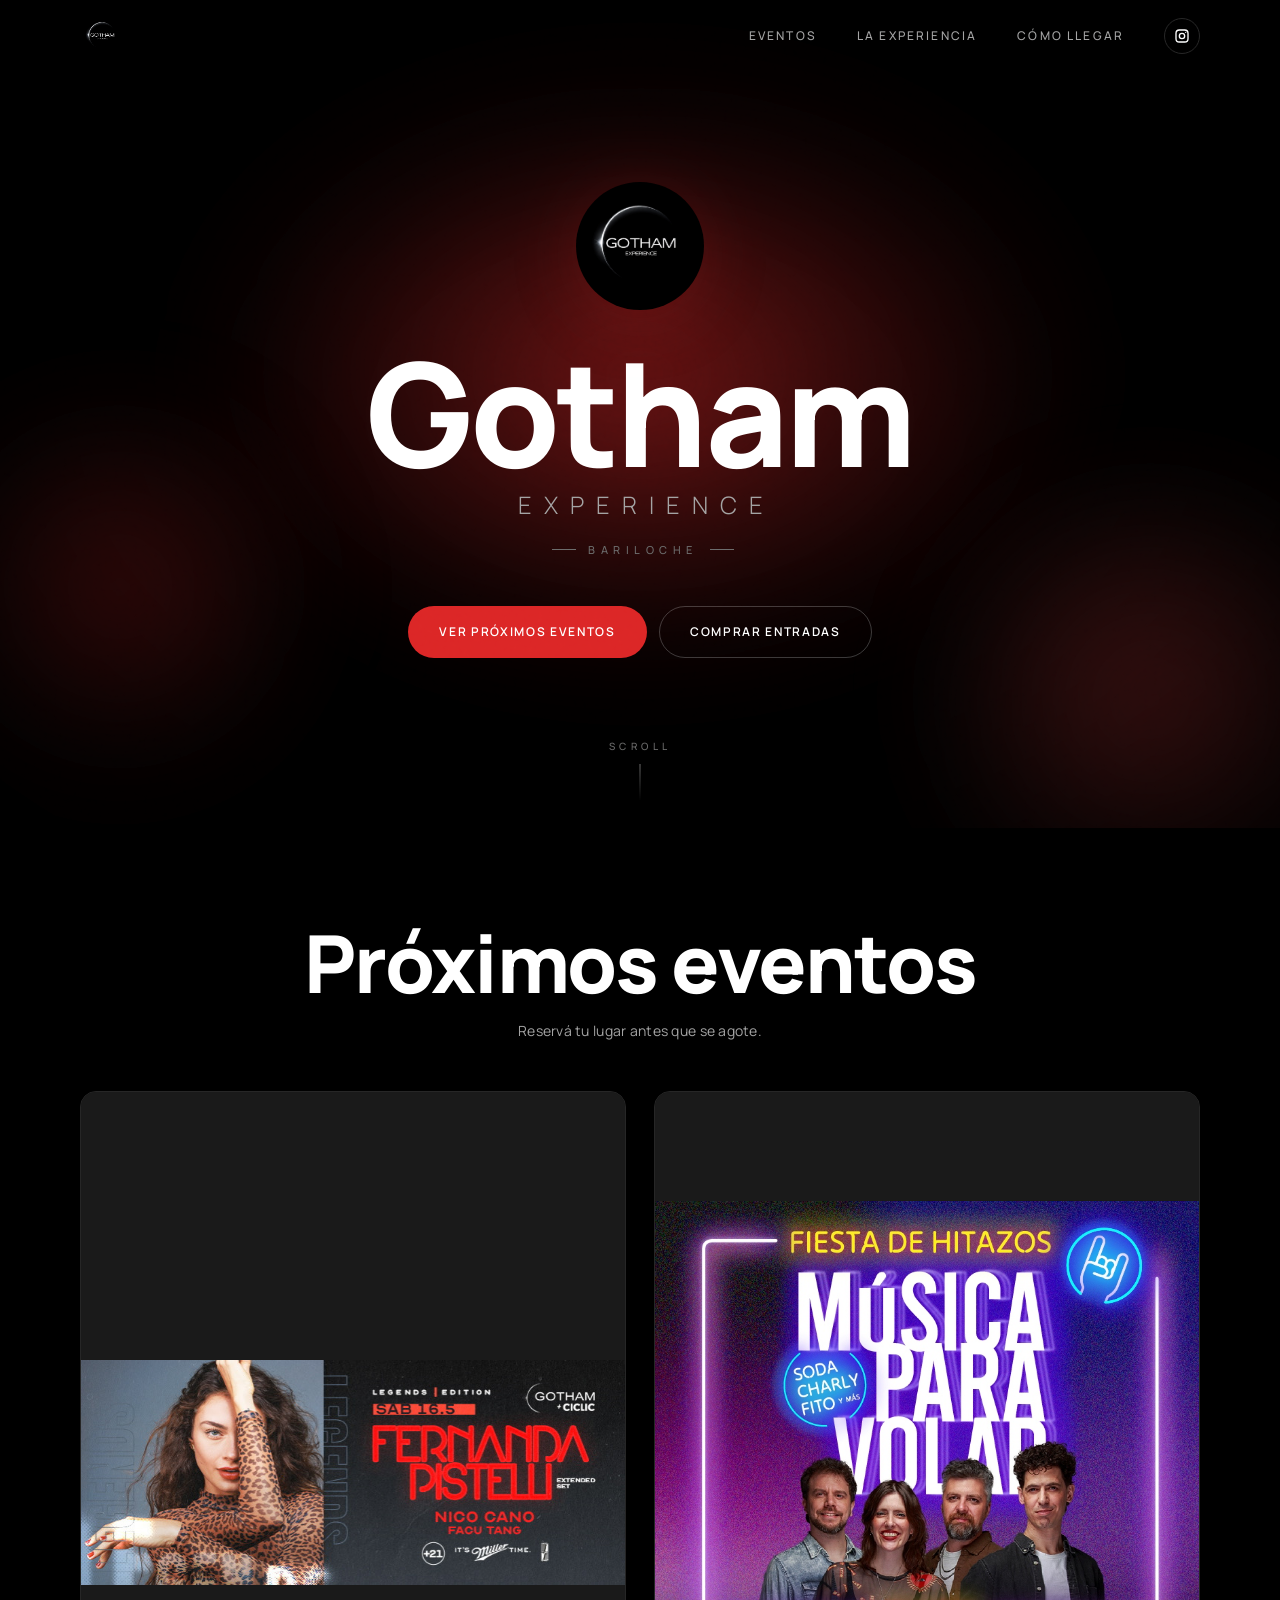
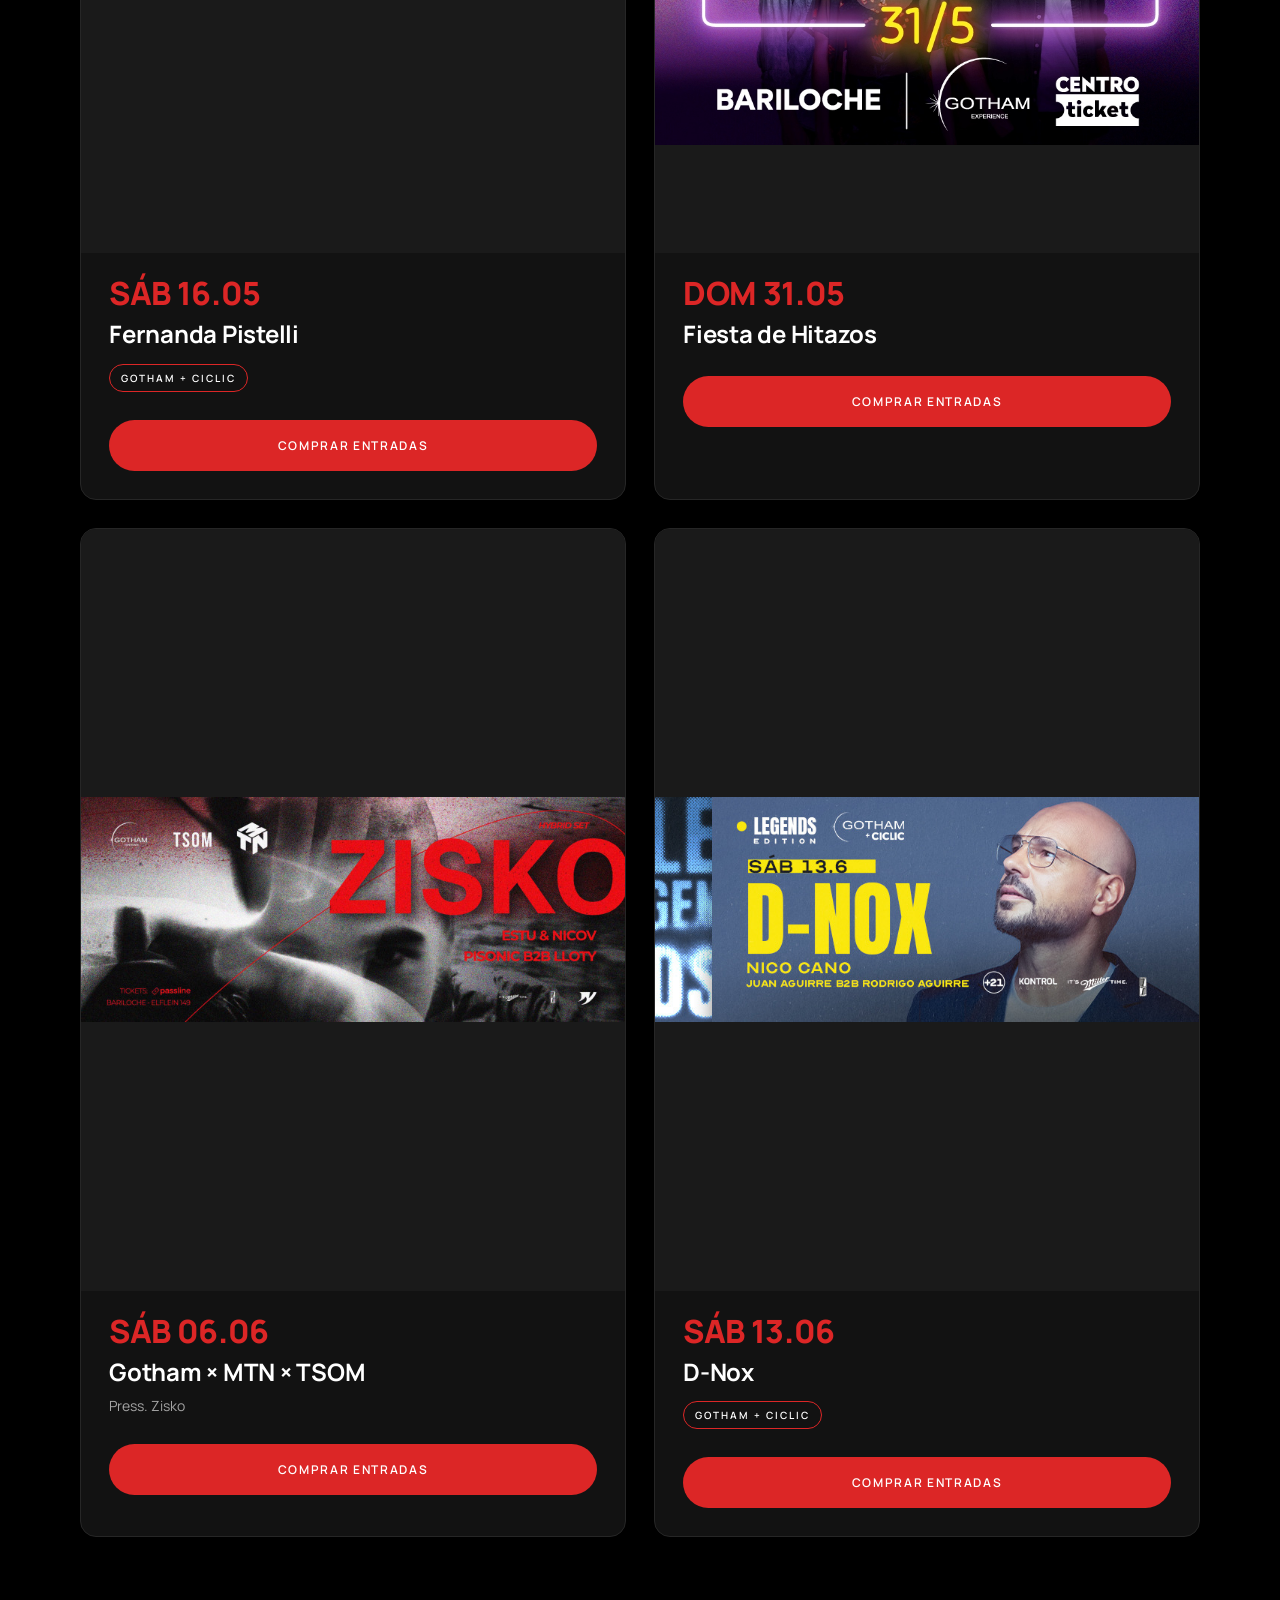
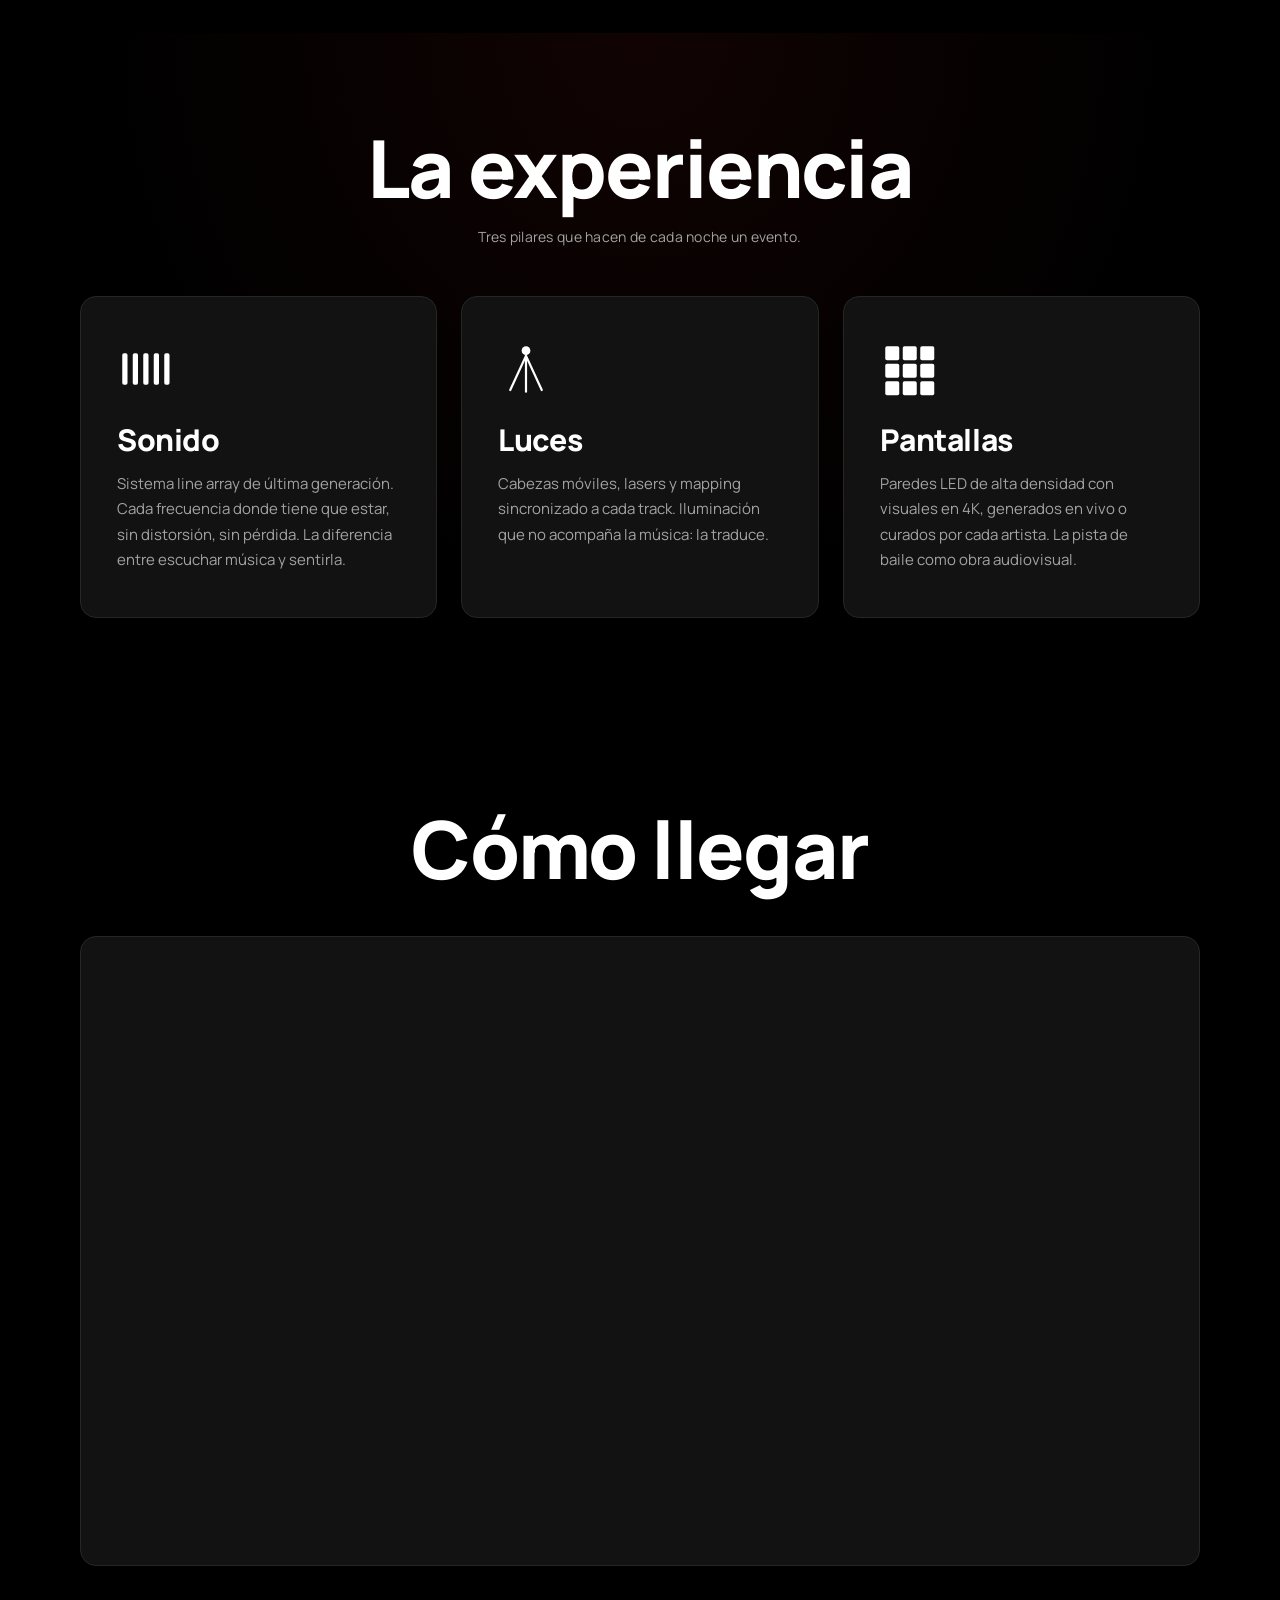
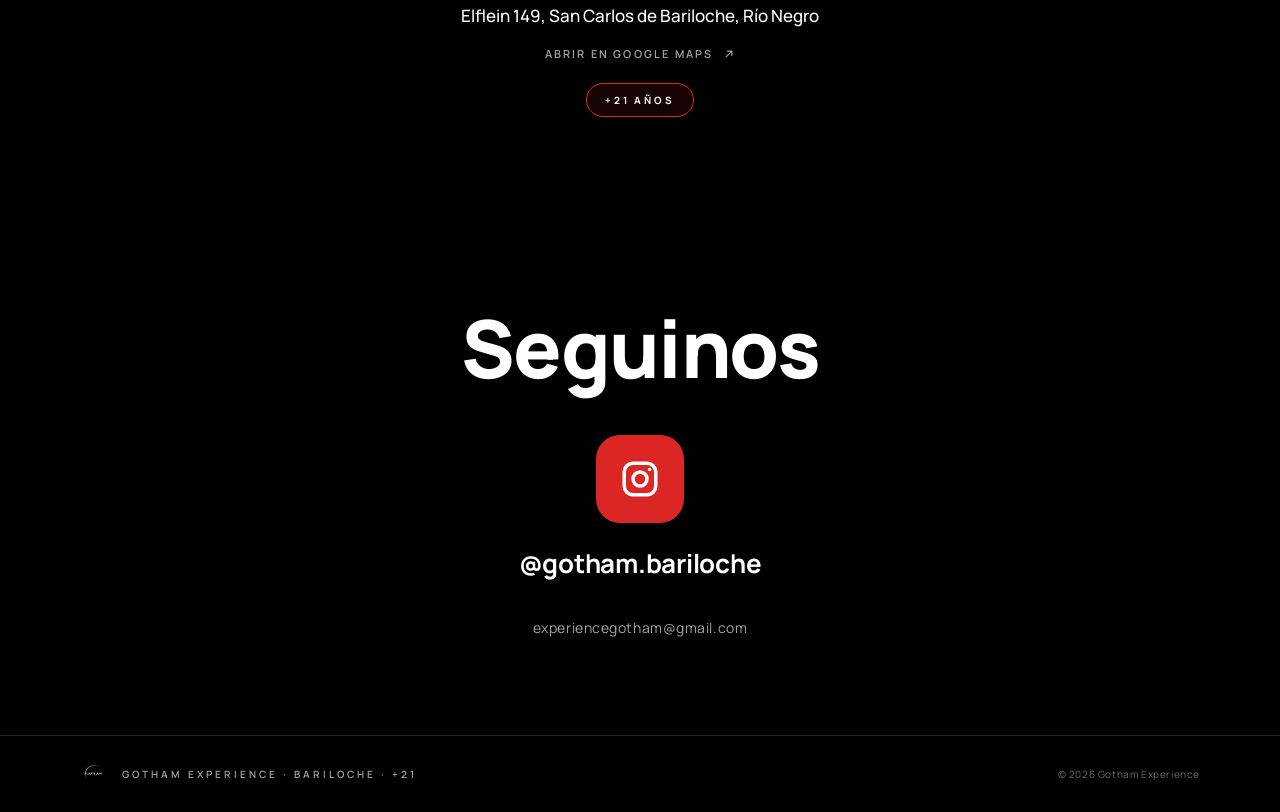
<file: core/public/index.html>
<!DOCTYPE html>
<html lang="es">
<head>
<meta charset="UTF-8">
<meta http-equiv="X-UA-Compatible" content="IE=edge">
<meta name="viewport" content="width=device-width, initial-scale=1, viewport-fit=cover">
<meta name="theme-color" content="#0a0a0a">
<title>Clubsites</title>
<meta name="description" content="">

<link rel="preconnect" href="https://fonts.googleapis.com">
<link rel="preconnect" href="https://fonts.gstatic.com" crossorigin>
<link id="font-link" href="" rel="stylesheet">

<link rel="stylesheet" href="/core/styles/tokens.css">
<link rel="stylesheet" href="/core/styles/base.css">
<link rel="stylesheet" href="/core/styles/components.css">
<link rel="stylesheet" href="/core/styles/sections.css">
<link id="theme-link" rel="stylesheet" href="">
</head>
<body class="is-loading">

<!-- Header (fijo, transparente → blur al scroll) -->
<header class="site-header" id="header">
    <div class="container header-inner">
        <a class="brand" href="#hero" aria-label="Inicio">
            <span class="brand-logo" data-logo></span>
        </a>
        <nav class="nav-desktop" aria-label="Navegación principal">
            <a href="#eventos">Eventos</a>
            <a href="#experiencia" data-nav-custom>La Experiencia</a>
            <a href="#ubicacion">Cómo llegar</a>
            <a class="nav-ig" href="#" data-link="instagram" target="_blank" rel="noopener" aria-label="Instagram">
                <svg viewBox="0 0 24 24" fill="none" stroke="currentColor" stroke-width="2" stroke-linecap="round" stroke-linejoin="round" aria-hidden="true">
                    <rect x="3" y="3" width="18" height="18" rx="5"/>
                    <circle cx="12" cy="12" r="4"/>
                    <circle cx="17.5" cy="6.5" r="1" fill="currentColor" stroke="none"/>
                </svg>
            </a>
        </nav>
        <button class="nav-toggle" id="nav-toggle" aria-controls="mobile-menu" aria-expanded="false" aria-label="Abrir menú">
            <svg viewBox="0 0 24 24" fill="none" stroke="currentColor" stroke-width="2" stroke-linecap="round" aria-hidden="true">
                <line x1="4" y1="8"  x2="20" y2="8"/>
                <line x1="4" y1="16" x2="20" y2="16"/>
            </svg>
        </button>
    </div>
</header>

<!-- Mobile menu overlay -->
<nav class="mobile-menu" id="mobile-menu" aria-label="Menú mobile">
    <a href="#eventos">Eventos</a>
    <a href="#experiencia" data-nav-custom>La Experiencia</a>
    <a href="#ubicacion">Cómo llegar</a>
    <a href="#" data-link="instagram" target="_blank" rel="noopener">Instagram</a>
</nav>

<!-- Hero -->
<section class="hero" id="hero">
    <div class="hero-bg" aria-hidden="true">
        <div class="hero-glow hero-glow-1"></div>
        <div class="hero-glow hero-glow-2"></div>
        <div class="hero-glow hero-glow-3"></div>
    </div>
    <div class="hero-content">
        <div class="hero-logo" data-logo></div>
        <h1 class="hero-title">
            <span data-text="brand-line-1"></span>
            <span class="hero-title-sub" data-text="brand-line-2"></span>
        </h1>
        <p class="hero-location" data-text="brand-location"></p>
        <div class="hero-ctas">
            <a class="btn btn-primary" href="#eventos">Ver próximos eventos</a>
            <a class="btn btn-outline" href="#" data-link="tickets" target="_blank" rel="noopener">Comprar entradas</a>
        </div>
    </div>
    <div class="hero-scroll-hint" aria-hidden="true">Scroll</div>
</section>

<main>

<!-- Próximos eventos (renderizados por events-engine) -->
<section class="section eventos" id="eventos">
    <div class="container">
        <header class="section-header">
            <h2 class="section-title">Próximos eventos</h2>
            <p class="section-subtitle">Reservá tu lugar antes que se agote.</p>
        </header>
        <div class="eventos-grid" id="eventos-grid"></div>
    </div>
</section>

<!-- Slot custom — montado por content-engine desde tenants/{id}/custom-section.html -->
<section class="section experiencia" id="experiencia" data-slot="custom"></section>

<!-- Cómo llegar -->
<section class="section ubicacion" id="ubicacion">
    <div class="container">
        <header class="section-header">
            <h2 class="section-title">Cómo llegar</h2>
        </header>
        <div class="mapa">
            <iframe id="mapa-iframe" src="" loading="lazy" referrerpolicy="no-referrer-when-downgrade" title="Mapa"></iframe>
        </div>
        <div class="ubicacion-info">
            <p class="ubicacion-direccion" data-text="address"></p>
            <a class="ubicacion-link" href="#" data-link="map" target="_blank" rel="noopener">
                Abrir en Google Maps
                <svg viewBox="0 0 24 24" fill="none" stroke="currentColor" stroke-width="2" stroke-linecap="round" stroke-linejoin="round" aria-hidden="true">
                    <path d="M7 17L17 7M9 7h8v8"/>
                </svg>
            </a>
            <span class="chip-edad" data-text="age-restriction"></span>
        </div>
    </div>
</section>

<!-- Redes y contacto -->
<section class="section redes" id="redes">
    <div class="container">
        <header class="section-header">
            <h2 class="section-title">Seguinos</h2>
        </header>
        <div class="redes-content">
            <a class="ig-button" href="#" data-link="instagram" target="_blank" rel="noopener">
                <span class="ig-icon-wrap">
                    <svg viewBox="0 0 24 24" fill="none" stroke="currentColor" stroke-width="2" stroke-linecap="round" stroke-linejoin="round" aria-hidden="true">
                        <rect x="3" y="3" width="18" height="18" rx="5"/>
                        <circle cx="12" cy="12" r="4"/>
                        <circle cx="17.5" cy="6.5" r="1" fill="currentColor" stroke="none"/>
                    </svg>
                </span>
                <span class="ig-handle" data-text="instagram-handle"></span>
            </a>
            <a class="redes-mail" href="#" data-link="email" data-text="email-display"></a>
        </div>
    </div>
</section>

</main>

<!-- Footer (compacto, horizontal en desktop) -->
<footer class="site-footer">
    <div class="container footer-inner">
        <div class="footer-brand">
            <span class="footer-logo" data-logo></span>
            <span class="footer-line" data-text="footer-line"></span>
        </div>
        <p class="footer-copy" data-text="footer-copy"></p>
    </div>
</footer>

<script src="/core/js/app.js" type="module"></script>
</body>
</html>
</file>
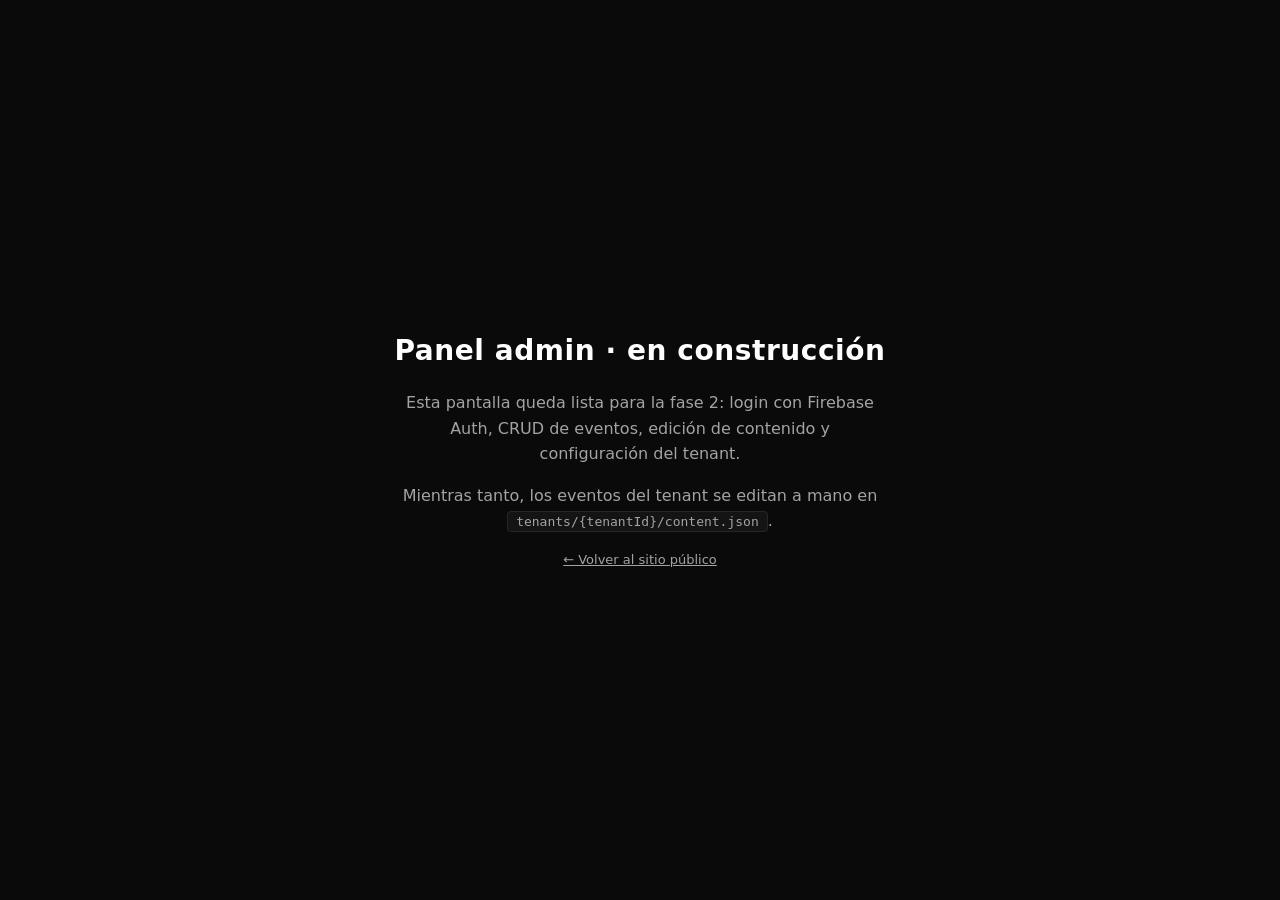
<file: core/public/admin/index.html>
<!DOCTYPE html>
<html lang="es">
<head>
<meta charset="UTF-8">
<meta name="viewport" content="width=device-width, initial-scale=1">
<title>Admin · Clubsites</title>
<link rel="stylesheet" href="/core/styles/tokens.css">
<link rel="stylesheet" href="/core/styles/base.css">
<style>
    .admin-soon {
        min-height: 100vh;
        display: flex; flex-direction: column;
        align-items: center; justify-content: center;
        text-align: center;
        padding: 24px;
        gap: 16px;
    }
    .admin-soon h1 {
        font-family: 'Manrope', system-ui, sans-serif;
        font-size: 28px;
        font-weight: 700;
        letter-spacing: 0.02em;
    }
    .admin-soon p {
        color: var(--color-text-muted);
        max-width: 480px;
        font-family: 'Manrope', system-ui, sans-serif;
    }
    .admin-soon code {
        font-family: ui-monospace, SFMono-Regular, Menlo, monospace;
        font-size: 13px;
        background: var(--color-bg-elevated);
        border: 1px solid var(--color-border);
        padding: 2px 8px;
        border-radius: 4px;
    }
    .admin-soon a {
        color: var(--color-text-muted);
        font-size: 13px;
        text-decoration: underline;
    }
</style>
</head>
<body>
<main class="admin-soon">
    <h1>Panel admin · en construcción</h1>
    <p>Esta pantalla queda lista para la fase 2: login con Firebase Auth, CRUD de eventos, edición de contenido y configuración del tenant.</p>
    <p>Mientras tanto, los eventos del tenant se editan a mano en <code>tenants/{tenantId}/content.json</code>.</p>
    <a href="/core/public/">← Volver al sitio público</a>
</main>
</body>
</html>
</file>
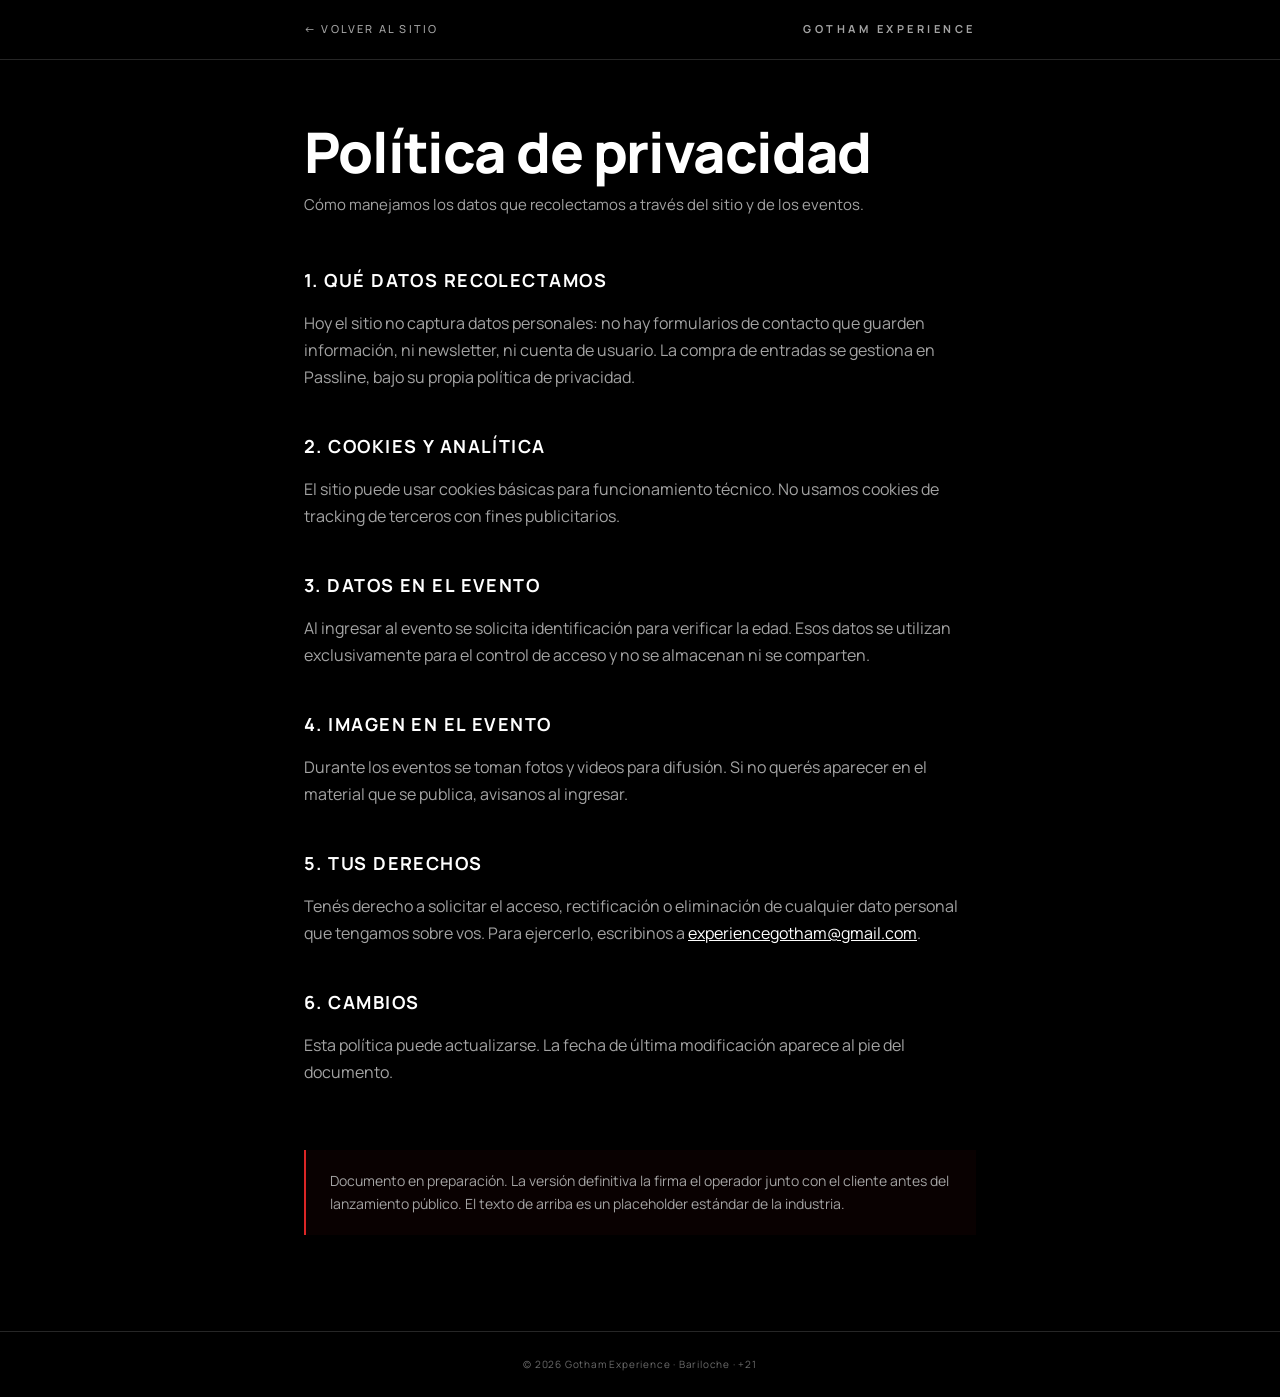
<file: privacidad.html>
<!DOCTYPE html>
<html lang="es">
<head>
<meta charset="UTF-8">
<meta name="viewport" content="width=device-width, initial-scale=1">
<meta name="theme-color" content="#000000">
<title>Política de Privacidad — Gotham Experience</title>
<link rel="preconnect" href="https://fonts.googleapis.com">
<link rel="preconnect" href="https://fonts.gstatic.com" crossorigin>
<link href="https://fonts.googleapis.com/css2?family=Manrope:wght@300;400;500;600;700;800&display=swap" rel="stylesheet">
<style>
:root {
    --bg: #000;
    --text: #fff;
    --muted: #a3a3a3;
    --dim: #6b6b6b;
    --red: #dc2626;
    --border: #262626;
    --font: 'Manrope', system-ui, -apple-system, sans-serif;
}
*, *::before, *::after { box-sizing: border-box; }
* { margin: 0; padding: 0; }
body {
    background: var(--bg); color: var(--text);
    font-family: var(--font); font-size: 16px; line-height: 1.7;
    -webkit-font-smoothing: antialiased;
    min-height: 100vh;
}
a { color: inherit; text-decoration: none; }

.legal-header {
    border-bottom: 1px solid var(--border);
    padding: 20px 0;
}
.legal-header .wrap {
    max-width: 720px; margin: 0 auto; padding: 0 24px;
    display: flex; align-items: center; justify-content: space-between;
    gap: 16px;
}
.legal-back {
    color: var(--muted);
    font-size: 11px;
    font-weight: 500;
    letter-spacing: 0.2em;
    text-transform: uppercase;
    transition: color 0.2s;
}
.legal-back:hover { color: var(--text); }
.legal-brand {
    font-family: var(--font);
    font-size: 11px;
    font-weight: 700;
    letter-spacing: 0.32em;
    text-transform: uppercase;
    color: var(--muted);
}

main.legal {
    max-width: 720px;
    margin: 0 auto;
    padding: 64px 24px 96px;
}
.legal h1 {
    font-family: var(--font);
    font-size: clamp(36px, 6vw, 56px);
    font-weight: 800;
    letter-spacing: -0.02em;
    line-height: 1;
    margin-bottom: 12px;
}
.legal .lead {
    color: var(--muted);
    font-size: 15px;
    margin-bottom: 48px;
}
.legal h2 {
    font-family: var(--font);
    font-size: 18px;
    font-weight: 700;
    text-transform: uppercase;
    letter-spacing: 0.08em;
    margin-top: 40px;
    margin-bottom: 14px;
    color: var(--text);
}
.legal p {
    color: var(--muted);
    margin-bottom: 16px;
}
.legal-note {
    margin-top: 64px;
    padding: 20px 24px;
    border-left: 2px solid var(--red);
    background: rgba(220, 38, 38, 0.04);
    color: var(--muted);
    font-size: 14px;
    line-height: 1.6;
}

footer.legal-footer {
    border-top: 1px solid var(--border);
    padding: 24px 0;
    text-align: center;
    color: var(--dim);
    font-size: 10px;
    letter-spacing: 0.08em;
}
</style>
</head>
<body>

<header class="legal-header">
    <div class="wrap">
        <a class="legal-back" href="index.html">← Volver al sitio</a>
        <span class="legal-brand">Gotham Experience</span>
    </div>
</header>

<main class="legal">
    <h1>Política de privacidad</h1>
    <p class="lead">Cómo manejamos los datos que recolectamos a través del sitio y de los eventos.</p>

    <h2>1. Qué datos recolectamos</h2>
    <p>Hoy el sitio no captura datos personales: no hay formularios de contacto que guarden información, ni newsletter, ni cuenta de usuario. La compra de entradas se gestiona en Passline, bajo su propia política de privacidad.</p>

    <h2>2. Cookies y analítica</h2>
    <p>El sitio puede usar cookies básicas para funcionamiento técnico. No usamos cookies de tracking de terceros con fines publicitarios.</p>

    <h2>3. Datos en el evento</h2>
    <p>Al ingresar al evento se solicita identificación para verificar la edad. Esos datos se utilizan exclusivamente para el control de acceso y no se almacenan ni se comparten.</p>

    <h2>4. Imagen en el evento</h2>
    <p>Durante los eventos se toman fotos y videos para difusión. Si no querés aparecer en el material que se publica, avisanos al ingresar.</p>

    <h2>5. Tus derechos</h2>
    <p>Tenés derecho a solicitar el acceso, rectificación o eliminación de cualquier dato personal que tengamos sobre vos. Para ejercerlo, escribinos a <a href="mailto:experiencegotham@gmail.com" style="color: var(--text); text-decoration: underline;">experiencegotham@gmail.com</a>.</p>

    <h2>6. Cambios</h2>
    <p>Esta política puede actualizarse. La fecha de última modificación aparece al pie del documento.</p>

    <div class="legal-note">
        Documento en preparación. La versión definitiva la firma el operador junto con el cliente antes del lanzamiento público. El texto de arriba es un placeholder estándar de la industria.
    </div>
</main>

<footer class="legal-footer">
    © 2026 Gotham Experience · Bariloche · +21
</footer>

</body>
</html>
</file>
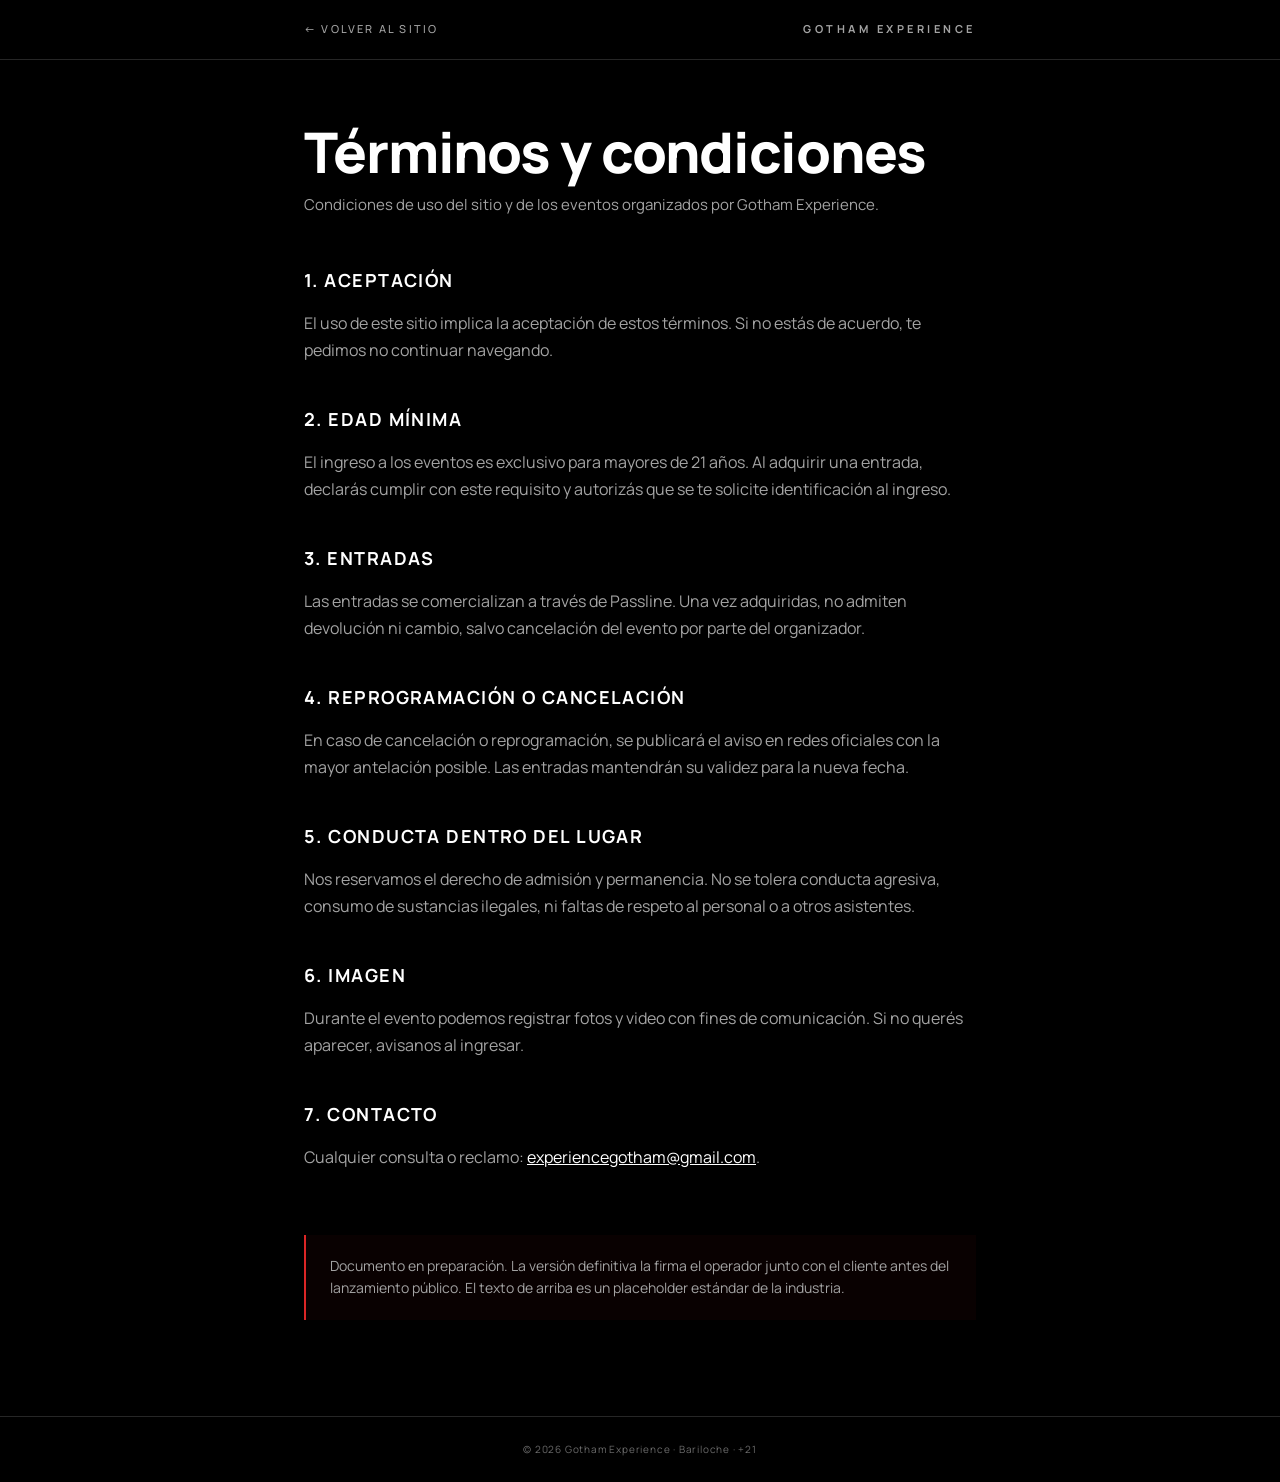
<file: terminos.html>
<!DOCTYPE html>
<html lang="es">
<head>
<meta charset="UTF-8">
<meta name="viewport" content="width=device-width, initial-scale=1">
<meta name="theme-color" content="#000000">
<title>Términos y Condiciones — Gotham Experience</title>
<link rel="preconnect" href="https://fonts.googleapis.com">
<link rel="preconnect" href="https://fonts.gstatic.com" crossorigin>
<link href="https://fonts.googleapis.com/css2?family=Manrope:wght@300;400;500;600;700;800&display=swap" rel="stylesheet">
<style>
:root {
    --bg: #000;
    --text: #fff;
    --muted: #a3a3a3;
    --dim: #6b6b6b;
    --red: #dc2626;
    --border: #262626;
    --font: 'Manrope', system-ui, -apple-system, sans-serif;
}
*, *::before, *::after { box-sizing: border-box; }
* { margin: 0; padding: 0; }
body {
    background: var(--bg); color: var(--text);
    font-family: var(--font); font-size: 16px; line-height: 1.7;
    -webkit-font-smoothing: antialiased;
    min-height: 100vh;
}
a { color: inherit; text-decoration: none; }

.legal-header {
    border-bottom: 1px solid var(--border);
    padding: 20px 0;
}
.legal-header .wrap {
    max-width: 720px; margin: 0 auto; padding: 0 24px;
    display: flex; align-items: center; justify-content: space-between;
    gap: 16px;
}
.legal-back {
    color: var(--muted);
    font-size: 11px;
    font-weight: 500;
    letter-spacing: 0.2em;
    text-transform: uppercase;
    transition: color 0.2s;
}
.legal-back:hover { color: var(--text); }
.legal-brand {
    font-family: var(--font);
    font-size: 11px;
    font-weight: 700;
    letter-spacing: 0.32em;
    text-transform: uppercase;
    color: var(--muted);
}

main.legal {
    max-width: 720px;
    margin: 0 auto;
    padding: 64px 24px 96px;
}
.legal h1 {
    font-family: var(--font);
    font-size: clamp(36px, 6vw, 56px);
    font-weight: 800;
    letter-spacing: -0.02em;
    line-height: 1;
    margin-bottom: 12px;
}
.legal .lead {
    color: var(--muted);
    font-size: 15px;
    margin-bottom: 48px;
}
.legal h2 {
    font-family: var(--font);
    font-size: 18px;
    font-weight: 700;
    text-transform: uppercase;
    letter-spacing: 0.08em;
    margin-top: 40px;
    margin-bottom: 14px;
    color: var(--text);
}
.legal p {
    color: var(--muted);
    margin-bottom: 16px;
}
.legal-note {
    margin-top: 64px;
    padding: 20px 24px;
    border-left: 2px solid var(--red);
    background: rgba(220, 38, 38, 0.04);
    color: var(--muted);
    font-size: 14px;
    line-height: 1.6;
}

footer.legal-footer {
    border-top: 1px solid var(--border);
    padding: 24px 0;
    text-align: center;
    color: var(--dim);
    font-size: 10px;
    letter-spacing: 0.08em;
}
</style>
</head>
<body>

<header class="legal-header">
    <div class="wrap">
        <a class="legal-back" href="index.html">← Volver al sitio</a>
        <span class="legal-brand">Gotham Experience</span>
    </div>
</header>

<main class="legal">
    <h1>Términos y condiciones</h1>
    <p class="lead">Condiciones de uso del sitio y de los eventos organizados por Gotham Experience.</p>

    <h2>1. Aceptación</h2>
    <p>El uso de este sitio implica la aceptación de estos términos. Si no estás de acuerdo, te pedimos no continuar navegando.</p>

    <h2>2. Edad mínima</h2>
    <p>El ingreso a los eventos es exclusivo para mayores de 21 años. Al adquirir una entrada, declarás cumplir con este requisito y autorizás que se te solicite identificación al ingreso.</p>

    <h2>3. Entradas</h2>
    <p>Las entradas se comercializan a través de Passline. Una vez adquiridas, no admiten devolución ni cambio, salvo cancelación del evento por parte del organizador.</p>

    <h2>4. Reprogramación o cancelación</h2>
    <p>En caso de cancelación o reprogramación, se publicará el aviso en redes oficiales con la mayor antelación posible. Las entradas mantendrán su validez para la nueva fecha.</p>

    <h2>5. Conducta dentro del lugar</h2>
    <p>Nos reservamos el derecho de admisión y permanencia. No se tolera conducta agresiva, consumo de sustancias ilegales, ni faltas de respeto al personal o a otros asistentes.</p>

    <h2>6. Imagen</h2>
    <p>Durante el evento podemos registrar fotos y video con fines de comunicación. Si no querés aparecer, avisanos al ingresar.</p>

    <h2>7. Contacto</h2>
    <p>Cualquier consulta o reclamo: <a href="mailto:experiencegotham@gmail.com" style="color: var(--text); text-decoration: underline;">experiencegotham@gmail.com</a>.</p>

    <div class="legal-note">
        Documento en preparación. La versión definitiva la firma el operador junto con el cliente antes del lanzamiento público. El texto de arriba es un placeholder estándar de la industria.
    </div>
</main>

<footer class="legal-footer">
    © 2026 Gotham Experience · Bariloche · +21
</footer>

</body>
</html>
</file>
<file: core/styles/tokens.css>
/* tokens.css — Variables CSS por defecto del sistema Clubsites.
   Cada tenant override en /tenants/{tenantId}/theme.css. */

:root {
    /* Backgrounds */
    --color-bg: #0a0a0a;
    --color-bg-elevated: #141414;
    --color-bg-input: #1a1a1a;

    /* Text */
    --color-text: #ffffff;
    --color-text-muted: #a3a3a3;
    --color-text-dim: #6b6b6b;

    /* Brand defaults — neutros. Cada tenant los pisa. */
    --color-primary: #888888;
    --color-primary-hover: #a3a3a3;
    --color-primary-deep: #666666;
    --color-accent: #888888;
    --color-accent-hover: #a3a3a3;

    --gradient-brand: linear-gradient(135deg, #888 0%, #ccc 100%);
    --gradient-brand-radial: radial-gradient(circle, #888 0%, #ccc 50%, transparent 100%);

    /* Estado / utilidad */
    --color-danger: #dc2626;
    --color-success: #16a34a;
    --color-border: #262626;
    --color-border-elevated: #404040;

    /* Glow */
    --shadow-glow-primary: 0 0 32px rgba(255, 255, 255, 0.15);
    --shadow-glow-accent:  0 0 32px rgba(255, 255, 255, 0.15);

    /* Fonts — default Manrope (fallback system-ui si no se carga). */
    --font-display: 'Manrope', system-ui, -apple-system, BlinkMacSystemFont, sans-serif;
    --font-body:    'Manrope', system-ui, -apple-system, BlinkMacSystemFont, sans-serif;

    /* Radius */
    --radius-sm: 8px;
    --radius-md: 16px;
    --radius-lg: 24px;
    --radius-pill: 999px;

    /* Layout */
    --header-h: 72px;
    --container-max: 1200px;
}
</file>
<file: core/styles/base.css>
/* base.css — Reset, body, container, utilities, prefers-reduced-motion. */

*, *::before, *::after { box-sizing: border-box; }
* { margin: 0; padding: 0; }

html {
    scroll-behavior: smooth;
    -webkit-text-size-adjust: 100%;
}

body {
    background: var(--color-bg);
    color: var(--color-text);
    font-family: var(--font-body);
    font-weight: 400;
    font-size: 16px;
    line-height: 1.6;
    -webkit-font-smoothing: antialiased;
    -moz-osx-font-smoothing: grayscale;
    overflow-x: hidden;
    min-height: 100vh;
}

/* Splash: oculta contenido hasta que el tenant resuelve. Evita FOUC. */
body.is-loading > main,
body.is-loading > footer,
body.is-loading > .site-header,
body.is-loading > .hero,
body.is-loading > .mobile-menu {
    opacity: 0;
}
body.tenant-ready > main,
body.tenant-ready > footer,
body.tenant-ready > .site-header,
body.tenant-ready > .hero,
body.tenant-ready > .mobile-menu {
    opacity: 1;
    transition: opacity 0.4s ease;
}

img, svg { display: block; max-width: 100%; }
a { color: inherit; text-decoration: none; }
button { font: inherit; cursor: pointer; background: none; border: 0; color: inherit; }

*:focus { outline: none; }
*:focus-visible {
    outline: 2px solid var(--color-primary);
    outline-offset: 4px;
    border-radius: 4px;
}

::selection { background: var(--color-primary); color: #fff; }

.container {
    max-width: var(--container-max);
    margin: 0 auto;
    padding: 0 24px;
}
@media (min-width: 768px) { .container { padding: 0 40px; } }

@media (prefers-reduced-motion: reduce) {
    *, *::before, *::after {
        animation-duration: 0.01ms !important;
        animation-iteration-count: 1 !important;
        transition-duration: 0.01ms !important;
        scroll-behavior: auto !important;
    }
    .event-card, .pillar { opacity: 1; transform: none; }
}
</file>
<file: core/styles/components.css>
/* components.css — Botones, cards, chips, pilares.
   Estilos estructurales. Los colores brand vienen via CSS vars (tokens + theme). */

/* ====== Buttons ====== */
.btn {
    display: inline-flex; align-items: center; justify-content: center;
    gap: 8px;
    padding: 15px 30px;
    font-family: var(--font-body);
    font-weight: 600;
    font-size: 12px;
    text-transform: uppercase;
    letter-spacing: 0.14em;
    border-radius: var(--radius-pill);
    border: 1px solid transparent;
    transition: transform 0.25s ease, box-shadow 0.25s ease,
                background 0.25s ease, color 0.25s ease, border-color 0.25s ease;
    white-space: nowrap;
}
.btn-primary {
    background: var(--color-primary);
    color: #fff;
}
.btn-primary:hover {
    background: var(--color-primary-hover);
    transform: translateY(-2px);
    box-shadow: var(--shadow-glow-primary);
}
.btn-outline {
    background: transparent;
    border-color: rgba(255, 255, 255, 0.22);
    color: var(--color-text);
}
.btn-outline:hover {
    border-color: var(--color-text);
    background: rgba(255, 255, 255, 0.05);
    transform: translateY(-2px);
}
.btn-disabled {
    background: var(--color-bg-input);
    color: var(--color-text-dim);
    pointer-events: none;
    cursor: not-allowed;
}

/* ====== Event card ====== */
.event-card {
    background: var(--color-bg-elevated);
    border: 1px solid var(--color-border);
    border-radius: var(--radius-md);
    overflow: hidden;
    display: flex; flex-direction: column;
    opacity: 0;
    transform: translateY(24px);
    transition: opacity 0.6s ease, transform 0.6s ease,
                border-color 0.3s ease, box-shadow 0.3s ease;
}
.event-card.is-visible { opacity: 1; transform: translateY(0); }
.event-card:hover {
    transform: translateY(-6px);
    border-color: var(--color-border-elevated);
    box-shadow: 0 16px 48px rgba(0, 0, 0, 0.5);
}

.event-flyer {
    position: relative;
    aspect-ratio: 1 / 1.4;
    overflow: hidden;
    display: flex; flex-direction: column;
    justify-content: space-between;
    padding: 28px;
    background-color: var(--color-bg-input);
}
.event-flyer-image {
    position: absolute; inset: 0;
    width: 100%; height: 100%;
    object-fit: contain;        /* preserva el flyer entero — bandas en bg si no calza el aspect */
    object-position: center;
    z-index: 0;
}
/* Cuando hay flyer real, escondemos los overlays del placeholder
   (texto + vignette) para que la imagen del artista se vea limpia. */
.event-flyer:has(.event-flyer-image)::after,
.event-flyer:has(.event-flyer-image) .event-flyer-top,
.event-flyer:has(.event-flyer-image) .event-flyer-bottom {
    display: none;
}
.event-flyer::after {
    content: '';
    position: absolute; inset: 0;
    background:
        radial-gradient(circle at 30% 15%, rgba(255,255,255,0.10) 0%, transparent 45%),
        radial-gradient(circle at 75% 90%, rgba(0,0,0,0.5)  0%, transparent 55%);
    pointer-events: none;
}
.event-flyer-top {
    position: relative; z-index: 1;
    display: flex; justify-content: space-between; align-items: center;
    font-family: var(--font-display);
    font-size: 11px;
    font-weight: 700;
    letter-spacing: 0.22em;
    color: rgba(255, 255, 255, 0.94);
    text-transform: uppercase;
}
.event-flyer-top .brand-mark {
    display: inline-block;
    width: 22px; height: 22px;
    border-radius: 50%;
    border: 1.5px solid rgba(255, 255, 255, 0.55);
}
.event-flyer-bottom { position: relative; z-index: 1; }
.event-flyer-headliner {
    font-family: var(--font-display);
    color: #ffffff;
    font-size: clamp(28px, 4.4vw, 44px);
    font-weight: 800;
    line-height: 0.95;
    letter-spacing: -0.02em;
}
.event-flyer-cycles {
    font-family: var(--font-body);
    font-size: 10px;
    font-weight: 600;
    letter-spacing: 0.28em;
    color: rgba(255, 255, 255, 0.72);
    text-transform: uppercase;
    margin-top: 12px;
}
.event-soldout-stripe {
    position: absolute;
    top: 28px; right: -52px;
    transform: rotate(38deg);
    background: var(--color-danger);
    color: #fff;
    padding: 6px 60px;
    font-family: var(--font-display);
    font-weight: 800;
    letter-spacing: 0.22em;
    font-size: 13px;
    text-transform: uppercase;
    z-index: 2;
    box-shadow: 0 4px 12px rgba(0, 0, 0, 0.35);
}

.event-body {
    padding: 24px 28px 28px;
    display: flex; flex-direction: column;
    gap: 10px;
    flex: 1;
}
.event-date {
    font-family: var(--font-display);
    font-size: clamp(24px, 3.4vw, 32px);
    font-weight: 800;
    letter-spacing: -0.01em;
    color: var(--color-primary);
    line-height: 1;
    display: inline-block;
}
.event-headliner {
    font-family: var(--font-display);
    font-size: clamp(20px, 2.6vw, 24px);
    font-weight: 700;
    letter-spacing: -0.01em;
    line-height: 1.1;
    color: var(--color-text);
    margin-top: 2px;
}
.event-supporting {
    color: var(--color-text-muted);
    font-size: 14px;
    font-weight: 400;
    line-height: 1.5;
}
.event-cycles {
    display: flex; flex-wrap: wrap;
    gap: 8px;
    margin-top: 6px;
}
.event-cycle {
    font-size: 10px;
    font-weight: 600;
    text-transform: uppercase;
    letter-spacing: 0.2em;
    padding: 5px 11px;
    border: 1px solid var(--color-primary);
    border-radius: var(--radius-pill);
    color: var(--color-text);
}
.event-cta { margin-top: 18px; width: 100%; }

.eventos-empty {
    grid-column: 1 / -1;
    text-align: center;
    padding: 64px 24px;
    border: 1px dashed var(--color-border);
    border-radius: var(--radius-md);
    color: var(--color-text-muted);
}

/* ====== Pillars (slot custom) ====== */
.pillar {
    background: var(--color-bg-elevated);
    border: 1px solid var(--color-border);
    border-radius: var(--radius-md);
    padding: 44px 36px;
    opacity: 0;
    transform: translateY(20px);
    transition:
        opacity 0.7s cubic-bezier(0.16, 1, 0.3, 1),
        transform 0.7s cubic-bezier(0.16, 1, 0.3, 1),
        border-color 0.3s ease,
        box-shadow 0.3s ease;
}
.pillar.is-visible { opacity: 1; transform: translateY(0); }
.pillar:hover {
    border-color: transparent;
    box-shadow: 0 0 0 1px var(--color-primary) inset, var(--shadow-glow-primary);
}
.pillar-icon {
    width: 56px; height: 56px;
    margin-bottom: 28px;
    color: var(--color-text);
    transition: color 0.3s ease;
}
.pillar:hover .pillar-icon { color: var(--color-primary); }
.pillar-title {
    font-family: var(--font-display);
    font-size: 30px;
    font-weight: 800;
    letter-spacing: -0.015em;
    margin-bottom: 16px;
    line-height: 1;
}
.pillar-text {
    color: var(--color-text-muted);
    font-size: 15px;
    font-weight: 400;
    line-height: 1.7;
}

/* ====== Chip edad ====== */
.chip-edad {
    display: inline-block;
    padding: 8px 18px;
    border-radius: var(--radius-pill);
    background: rgba(255, 255, 255, 0.06);
    border: 1px solid var(--color-border-elevated);
    color: var(--color-text);
    font-size: 10px;
    font-weight: 700;
    letter-spacing: 0.28em;
    text-transform: uppercase;
    margin-top: 4px;
}
</file>
<file: core/styles/sections.css>
/* sections.css — Layout y estilos por sección. */

/* ====== Header ====== */
.site-header {
    position: fixed;
    top: 0; left: 0; right: 0;
    z-index: 100;
    height: var(--header-h);
    display: flex; align-items: center;
    transition: background 0.3s ease, backdrop-filter 0.3s ease, border-color 0.3s ease;
    border-bottom: 1px solid transparent;
}
.site-header.scrolled {
    background: rgba(10, 10, 10, 0.78);
    backdrop-filter: blur(16px) saturate(180%);
    -webkit-backdrop-filter: blur(16px) saturate(180%);
    border-bottom-color: var(--color-border);
}
.header-inner {
    display: flex; align-items: center; justify-content: space-between;
    gap: 24px; width: 100%;
}
.brand { display: inline-flex; align-items: center; line-height: 1; }
.brand-logo {
    width: 44px; height: 44px; flex-shrink: 0;
    border-radius: 50%;
    overflow: hidden;
}
.brand-logo img { width: 100%; height: 100%; object-fit: contain; }

.nav-desktop { display: none; align-items: center; gap: 40px; }
.nav-desktop a {
    color: var(--color-text-muted);
    font-size: 12px;
    font-weight: 500;
    text-transform: uppercase;
    letter-spacing: 0.18em;
    transition: color 0.2s ease;
}
.nav-desktop a:hover { color: var(--color-text); }

.nav-ig {
    width: 36px; height: 36px;
    display: inline-flex !important; align-items: center; justify-content: center;
    border: 1px solid var(--color-border);
    border-radius: 50%;
    color: var(--color-text) !important;
    transition: border-color 0.25s, background 0.25s, transform 0.25s;
}
.nav-ig:hover {
    background: var(--color-primary);
    border-color: transparent;
    transform: translateY(-1px);
}
.nav-ig svg { width: 16px; height: 16px; }

.nav-toggle {
    width: 44px; height: 44px;
    display: flex; align-items: center; justify-content: center;
}
.nav-toggle svg { width: 22px; height: 22px; }

@media (min-width: 900px) {
    .nav-desktop { display: flex; }
    .nav-toggle { display: none; }
}

.mobile-menu {
    position: fixed; inset: 0;
    z-index: 99;
    background: var(--color-bg);
    transform: translateY(-100%);
    transition: transform 0.4s cubic-bezier(0.32, 0.72, 0, 1);
    display: flex; flex-direction: column;
    justify-content: center; align-items: center;
    gap: 32px;
    padding: var(--header-h) 24px 40px;
}
.mobile-menu.open { transform: translateY(0); }
.mobile-menu a {
    font-family: var(--font-display);
    font-size: clamp(32px, 8vw, 48px);
    font-weight: 700;
    letter-spacing: -0.02em;
    color: var(--color-text);
    transition: color 0.2s;
}
.mobile-menu a:hover { color: var(--color-primary); }
@media (min-width: 900px) { .mobile-menu { display: none; } }

/* ====== Hero ====== */
.hero {
    position: relative;
    min-height: 92vh;
    display: flex; align-items: center; justify-content: center;
    text-align: center;
    overflow: hidden;
    padding: calc(var(--header-h) + 40px) 0 100px;
}
.hero::after {
    content: '';
    position: absolute; inset: 0;
    background: radial-gradient(ellipse at 50% 50%, transparent 30%, rgba(0,0,0,0.55) 100%);
    pointer-events: none;
    z-index: 1;
}
.hero-bg {
    position: absolute; inset: 0;
    overflow: hidden;
    z-index: 0;
}
.hero-glow {
    position: absolute;
    border-radius: 50%;
    pointer-events: none;
    will-change: transform, opacity;
}
/* Positions; backgrounds vienen del tenant theme.css */
.hero-glow-1 {
    width: 900px; height: 600px;
    top: -160px; left: 50%; margin-left: -450px;
    filter: blur(60px);
    animation: glow-drift-1 14s ease-in-out infinite;
}
.hero-glow-2 {
    width: 500px; height: 500px;
    bottom: -120px; right: -120px;
    filter: blur(50px);
    animation: glow-drift-2 18s ease-in-out infinite;
}
.hero-glow-3 {
    width: 400px; height: 400px;
    bottom: 5%; left: -80px;
    filter: blur(50px);
    animation: glow-drift-3 22s ease-in-out infinite;
}
@keyframes glow-drift-1 {
    0%, 100% { transform: translate(0, 0) scale(1);       opacity: 0.85; }
    50%      { transform: translate(40px, 60px) scale(1.1); opacity: 1; }
}
@keyframes glow-drift-2 {
    0%, 100% { transform: translate(0, 0) scale(1);          opacity: 0.7; }
    50%      { transform: translate(-80px, -40px) scale(1.15); opacity: 1; }
}
@keyframes glow-drift-3 {
    0%, 100% { transform: translate(0, 0) scale(1);         opacity: 0.6; }
    50%      { transform: translate(60px, -30px) scale(1.2); opacity: 0.95; }
}
.hero-content {
    position: relative;
    z-index: 2;
    display: flex; flex-direction: column;
    align-items: center;
    gap: 28px;
    padding: 0 16px;
}
.hero-logo {
    width: 104px; height: 104px; margin-bottom: 8px;
    border-radius: 50%;
    overflow: hidden;
    filter: drop-shadow(0 8px 32px rgba(220, 38, 38, 0.18));
}
.hero-logo img { width: 100%; height: 100%; object-fit: contain; }
@media (min-width: 768px) { .hero-logo { width: 128px; height: 128px; } }

.hero-title {
    font-family: var(--font-display);
    font-size: clamp(52px, 12vw, 144px);
    font-weight: 800;
    line-height: 0.92;
    letter-spacing: -0.025em;
}
.hero-title span { display: block; }
.hero-title-sub {
    font-weight: 300;
    font-size: clamp(16px, 2.4vw, 24px);
    line-height: 1;
    letter-spacing: 0.5em;
    text-transform: uppercase;
    color: var(--color-text-muted);
    margin-top: 14px;
    padding-left: 0.5em;
}

.hero-location {
    font-family: var(--font-body);
    font-size: 11px;
    font-weight: 500;
    letter-spacing: 0.5em;
    text-transform: uppercase;
    color: var(--color-text-dim);
    padding-left: 0.5em;
    display: inline-flex; align-items: center; gap: 12px;
    margin-top: -4px;
}
.hero-location::before, .hero-location::after {
    content: '';
    width: 24px; height: 1px;
    background: var(--color-text-dim);
}

.hero-ctas {
    display: flex; flex-direction: column;
    gap: 12px;
    width: 100%;
    max-width: 320px;
    margin-top: 20px;
}
@media (min-width: 600px) {
    .hero-ctas { flex-direction: row; max-width: none; justify-content: center; }
}

.hero-scroll-hint {
    position: absolute;
    bottom: 28px; left: 50%;
    transform: translateX(-50%);
    z-index: 2;
    font-family: var(--font-body);
    font-size: 10px;
    font-weight: 500;
    letter-spacing: 0.45em;
    color: var(--color-text-dim);
    text-transform: uppercase;
    display: flex; flex-direction: column;
    align-items: center;
    gap: 10px;
    animation: float 2.4s ease-in-out infinite;
}
.hero-scroll-hint::after {
    content: '';
    width: 1px; height: 36px;
    background: linear-gradient(to bottom, var(--color-text-dim), transparent);
}
@keyframes float {
    0%, 100% { transform: translate(-50%, 0); }
    50%      { transform: translate(-50%, 8px); }
}
@media (max-width: 599px) { .hero-scroll-hint { display: none; } }

/* ====== Sections genérico ====== */
.section { padding: 64px 0; position: relative; }
@media (min-width: 768px) { .section { padding: 96px 0; } }
.section[id] { scroll-margin-top: 80px; }
.section-header {
    text-align: center;
    margin-bottom: 48px;
}
.section-title {
    font-family: var(--font-display);
    font-size: clamp(40px, 7.5vw, 80px);
    font-weight: 800;
    line-height: 0.98;
    letter-spacing: -0.02em;
}
.section-subtitle {
    color: var(--color-text-muted);
    font-size: 14px;
    font-weight: 400;
    letter-spacing: 0.02em;
    margin-top: 18px;
    max-width: 540px;
    margin-left: auto; margin-right: auto;
    line-height: 1.6;
}

/* ====== Eventos grid ====== */
.eventos-grid {
    display: grid;
    grid-template-columns: 1fr;
    gap: 24px;
}
@media (min-width: 720px) {
    .eventos-grid { grid-template-columns: repeat(2, 1fr); gap: 28px; }
}

/* ====== Slot custom: pillars-grid + container overflow para overlays ====== */
.pillars-grid {
    display: grid;
    grid-template-columns: 1fr;
    gap: 20px;
}
@media (min-width: 900px) {
    .pillars-grid { grid-template-columns: repeat(3, 1fr); gap: 24px; }
}
.experiencia {
    position: relative;
    overflow: hidden;
}

/* ====== Mapa ====== */
.mapa {
    position: relative;
    border-radius: var(--radius-md);
    overflow: hidden;
    border: 1px solid var(--color-border);
    aspect-ratio: 16 / 9;
    margin-bottom: 36px;
    background: var(--color-bg-elevated);
}
@media (max-width: 599px) { .mapa { aspect-ratio: 4 / 5; } }
.mapa iframe {
    width: 100%; height: 100%;
    border: 0;
    display: block;
    filter: invert(0.92) hue-rotate(180deg) saturate(0.4) contrast(1.05);
}
.ubicacion-info {
    display: flex; flex-direction: column;
    align-items: center;
    gap: 16px;
    text-align: center;
}
.ubicacion-direccion {
    font-size: 17px;
    font-weight: 500;
    color: var(--color-text);
    max-width: 600px;
}
.ubicacion-link {
    color: var(--color-text-muted);
    font-size: 11px;
    font-weight: 600;
    letter-spacing: 0.2em;
    text-transform: uppercase;
    display: inline-flex; align-items: center;
    gap: 8px;
    transition: color 0.2s, gap 0.25s;
}
.ubicacion-link:hover { color: var(--color-text); gap: 12px; }
.ubicacion-link svg { width: 14px; height: 14px; }

/* ====== Redes ====== */
.redes-content {
    display: flex; flex-direction: column;
    align-items: center;
    gap: 32px;
}
.ig-button {
    display: flex; flex-direction: column;
    align-items: center;
    gap: 20px;
    color: var(--color-text);
    transition: transform 0.3s ease;
}
.ig-button:hover { transform: translateY(-3px); }
.ig-icon-wrap {
    width: 88px; height: 88px;
    border-radius: 24px;
    background: var(--color-primary);
    display: flex; align-items: center; justify-content: center;
    transition: box-shadow 0.3s ease, background 0.3s ease;
}
.ig-button:hover .ig-icon-wrap {
    background: var(--color-primary-hover);
    box-shadow: var(--shadow-glow-primary);
}
.ig-icon-wrap svg { width: 42px; height: 42px; color: #fff; }
.ig-handle {
    font-family: var(--font-display);
    font-size: 26px;
    font-weight: 700;
    letter-spacing: -0.01em;
    text-transform: lowercase;
    transition: color 0.3s;
}
.ig-button:hover .ig-handle { color: var(--color-primary); }
.redes-mail {
    color: var(--color-text-muted);
    font-size: 14px;
    font-weight: 400;
    letter-spacing: 0.04em;
    transition: color 0.2s;
}
.redes-mail:hover { color: var(--color-text); }

/* ====== Footer compacto (horizontal en desktop) ====== */
.site-footer {
    border-top: 1px solid var(--color-border);
    padding: 24px 0;
}
.footer-inner {
    display: flex; flex-direction: column;
    align-items: center;
    gap: 14px;
    text-align: center;
}
.footer-brand {
    display: inline-flex; align-items: center;
    gap: 14px;
}
.footer-logo {
    width: 28px; height: 28px;
    flex-shrink: 0;
    border-radius: 50%;
    overflow: hidden;
}
.footer-logo img { width: 100%; height: 100%; object-fit: contain; }
.footer-line {
    font-family: var(--font-display);
    font-size: 10px;
    font-weight: 600;
    letter-spacing: 0.3em;
    color: var(--color-text-muted);
    text-transform: uppercase;
}
.footer-copy {
    font-size: 10px;
    font-weight: 400;
    color: var(--color-text-dim);
    letter-spacing: 0.06em;
}
@media (min-width: 768px) {
    .footer-inner {
        flex-direction: row;
        justify-content: space-between;
        gap: 24px;
    }
}
</file>
